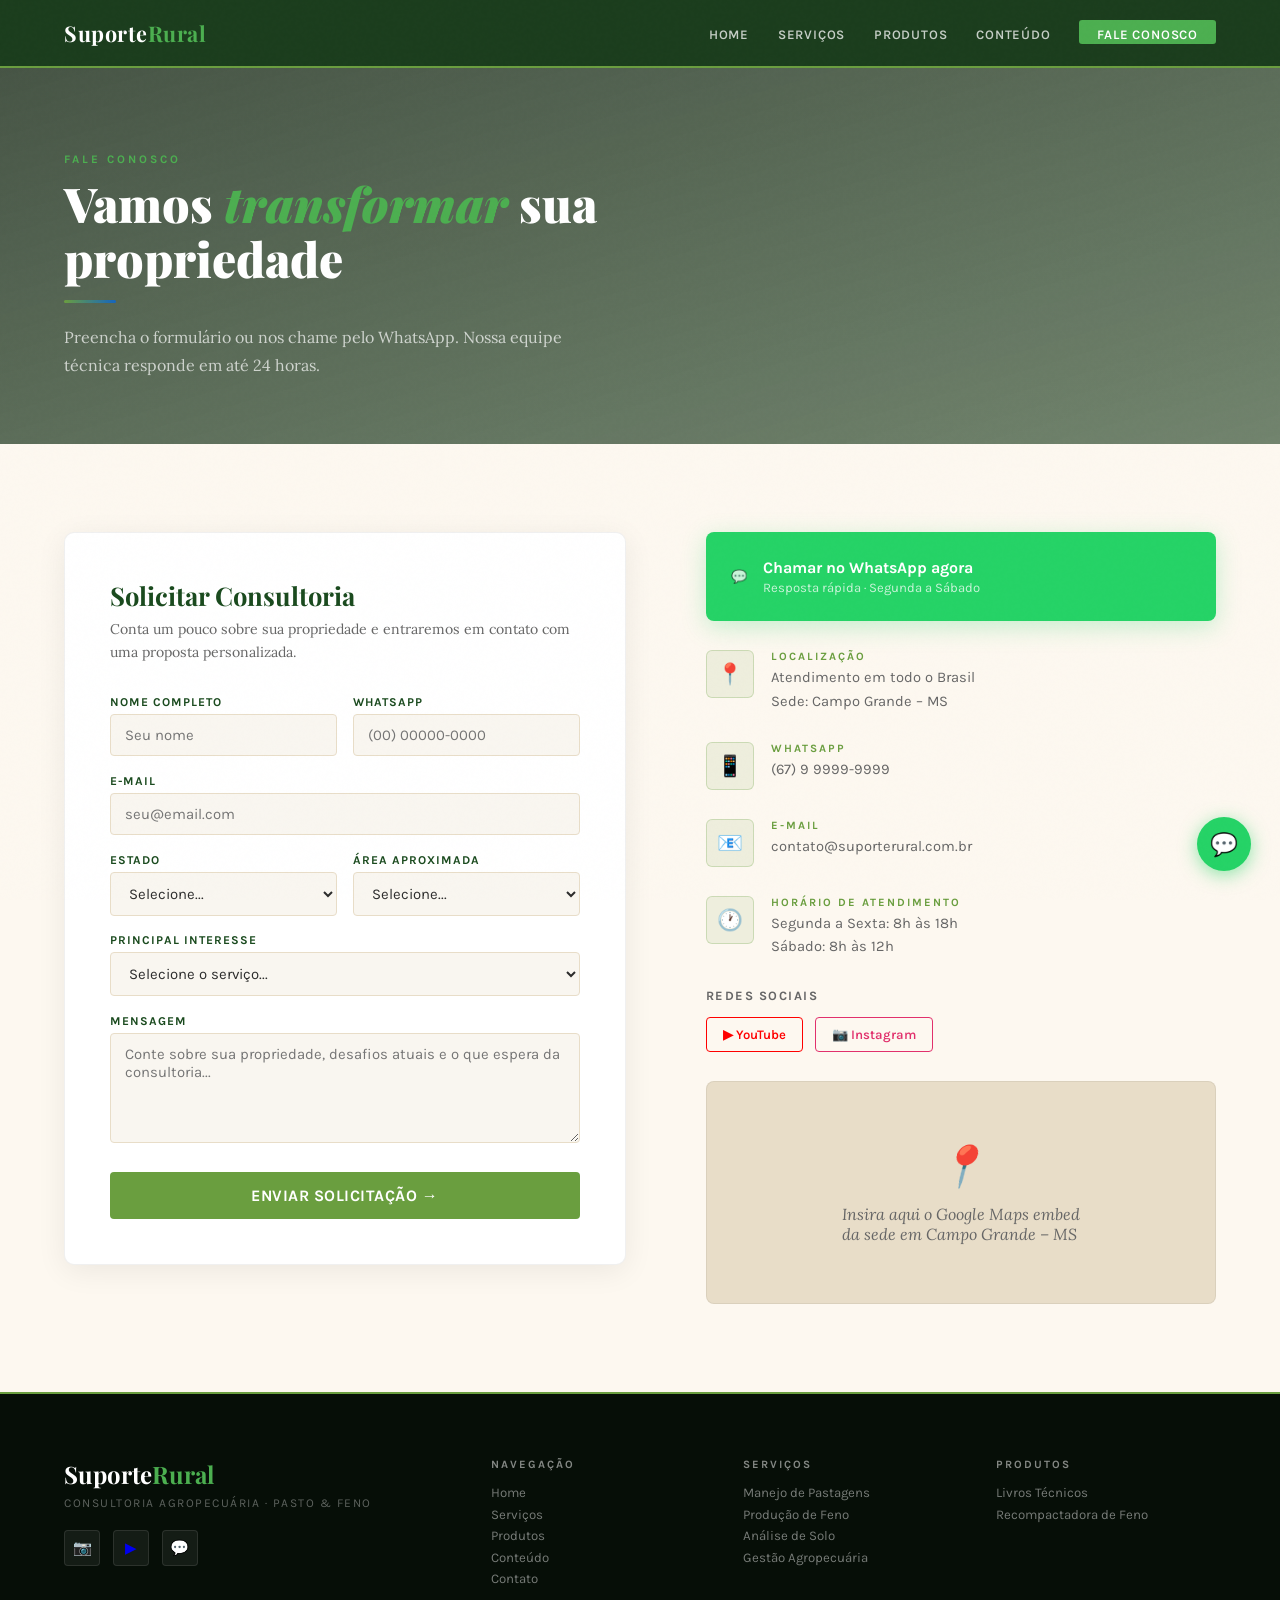
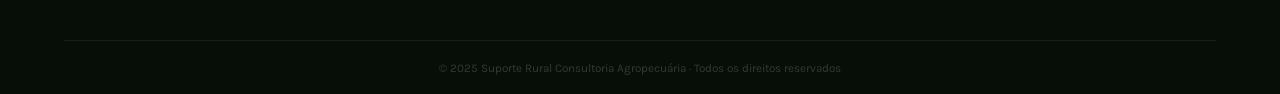
<file: contato.html>
<!DOCTYPE html>
<html lang="pt-BR">
<head>
  <meta charset="UTF-8"/>
  <meta name="viewport" content="width=device-width,initial-scale=1.0"/>
  <title>Contato — Suporte Rural</title>
  <link rel="stylesheet" href="sr_style.css"/>
  <style>
    /* ── CONTATO MAIN ── */
    #contato-main { padding:5.5rem 5%; background:var(--creme); }
    .contato-grid { display:grid; grid-template-columns:1.1fr 1fr; gap:5rem; max-width:1160px; margin:0 auto; align-items:start; }

    /* FORM */
    .form-card {
      background:var(--branco); border-radius:10px; padding:2.8rem;
      border:1px solid rgba(0,0,0,.06); box-shadow:0 6px 30px rgba(0,0,0,.07);
    }
    .form-card h2 { font-family:'Playfair Display',serif; font-size:1.6rem; color:var(--v-esc); margin-bottom:.4rem; }
    .form-card .sub { color:var(--cinza); font-size:.88rem; margin-bottom:2rem; font-family:'Lora',serif; line-height:1.6; }
    .form-group { margin-bottom:1.1rem; }
    .form-group label { display:block; color:var(--v-esc); font-size:.75rem; font-weight:700; letter-spacing:1px; text-transform:uppercase; margin-bottom:5px; }
    .form-group input, .form-group select, .form-group textarea {
      width:100%; background:#f9f6f0; border:1.5px solid var(--palha);
      border-radius:4px; padding:11px 14px; font-family:'Karla',sans-serif;
      font-size:.93rem; color:var(--texto); transition:border-color .2s; outline:none;
    }
    .form-group input:focus, .form-group select:focus, .form-group textarea:focus { border-color:var(--v-pas); background:#fff; }
    .form-group select { cursor:pointer; }
    .form-group textarea { min-height:110px; resize:vertical; }
    .form-row { display:grid; grid-template-columns:1fr 1fr; gap:1rem; }
    .btn-submit {
      width:100%; background:var(--v-pas); color:#fff; border:none;
      padding:14px; border-radius:4px; font-family:'Karla',sans-serif;
      font-size:1rem; font-weight:700; letter-spacing:.5px; cursor:pointer;
      transition:all .25s; margin-top:.5rem; text-transform:uppercase;
    }
    .btn-submit:hover { background:var(--v-cla); color:var(--v-esc); transform:translateY(-2px); box-shadow:0 8px 22px rgba(76,175,80,.35); }
    .btn-submit.sent { background:#25d366; }

    /* INFO */
    .info-panel { display:flex; flex-direction:column; gap:1.8rem; }
    .info-block { display:flex; align-items:flex-start; gap:1.1rem; }
    .info-icon-wrap {
      width:48px; height:48px; flex-shrink:0; border-radius:6px;
      background:rgba(106,158,63,.1); border:1px solid rgba(106,158,63,.25);
      display:flex; align-items:center; justify-content:center; font-size:1.3rem;
    }
    .info-block h4 { color:var(--v-pas); font-size:.7rem; font-weight:700; letter-spacing:2px; text-transform:uppercase; margin-bottom:3px; }
    .info-block p, .info-block a { color:var(--cinza); font-size:.92rem; text-decoration:none; transition:color .2s; line-height:1.6; }
    .info-block a:hover { color:var(--v-pas); }
    .wa-big {
      background:#25d366; color:#fff; border-radius:8px; padding:1.6rem;
      display:flex; align-items:center; gap:1rem; text-decoration:none;
      transition:all .3s; box-shadow:0 6px 24px rgba(37,211,102,.25);
    }
    .wa-big:hover { background:#1da851; transform:translateY(-3px); box-shadow:0 12px 36px rgba(37,211,102,.4); }
    .wa-big-icon { font-size:2.2rem; flex-shrink:0; }
    .wa-big strong { display:block; color:#fff; font-size:1rem; font-weight:700; }
    .wa-big span { color:rgba(255,255,255,.75); font-size:.82rem; }
    .social-row { display:flex; gap:.8rem; }
    .soc-btn {
      display:flex; align-items:center; gap:7px; padding:9px 16px;
      border-radius:4px; text-decoration:none; font-size:.82rem; font-weight:600;
      transition:all .25s; border:1.5px solid;
    }
    .soc-yt { border-color:#ff0000; color:#ff0000; }
    .soc-yt:hover { background:#ff0000; color:#fff; }
    .soc-ig { border-color:#e1306c; color:#e1306c; }
    .soc-ig:hover { background:#e1306c; color:#fff; }

    /* MAP EMBED PLACEHOLDER */
    .map-placeholder {
      background:var(--palha); border-radius:8px; aspect-ratio:16/7;
      display:flex; flex-direction:column; align-items:center; justify-content:center;
      gap:.8rem; border:1px solid rgba(0,0,0,.06);
      font-family:'Lora',serif; color:var(--cinza); font-style:italic;
    }
    .map-placeholder span { font-size:2.5rem; }

    @media(max-width:900px) {
      .contato-grid { grid-template-columns:1fr; gap:3rem; }
      .form-row { grid-template-columns:1fr; }
    }
  </style>
</head>
<body>

<!-- PAGE HERO -->
<div class="page-hero">
  <div class="page-hero-inner fi">
    <span class="tag">Fale Conosco</span>
    <h1 class="section-title light">Vamos <em>transformar</em> sua propriedade</h1>
    <div class="divider"></div>
    <p style="margin-top:1rem;">Preencha o formulário ou nos chame pelo WhatsApp. Nossa equipe técnica responde em até 24 horas.</p>
  </div>
</div>

<!-- CONTATO -->
<section id="contato-main">
  <div class="contato-grid">

    <!-- FORMULÁRIO -->
    <div class="form-card fi">
      <h2>Solicitar Consultoria</h2>
      <p class="sub">Conta um pouco sobre sua propriedade e entraremos em contato com uma proposta personalizada.</p>
      <form onsubmit="handleSubmit(event)">
        <div class="form-row">
          <div class="form-group">
            <label>Nome completo</label>
            <input type="text" placeholder="Seu nome" required/>
          </div>
          <div class="form-group">
            <label>WhatsApp</label>
            <input type="tel" placeholder="(00) 00000-0000" required/>
          </div>
        </div>
        <div class="form-group">
          <label>E-mail</label>
          <input type="email" placeholder="seu@email.com"/>
        </div>
        <div class="form-row">
          <div class="form-group">
            <label>Estado</label>
            <select>
              <option value="">Selecione...</option>
              <option>Mato Grosso do Sul</option>
              <option>Mato Grosso</option>
              <option>Goiás</option>
              <option>Minas Gerais</option>
              <option>São Paulo</option>
              <option>Paraná</option>
              <option>Pará</option>
              <option>Rondônia</option>
              <option>Tocantins</option>
              <option>Bahia</option>
              <option>Rio Grande do Sul</option>
              <option>Outro</option>
            </select>
          </div>
          <div class="form-group">
            <label>Área aproximada</label>
            <select>
              <option value="">Selecione...</option>
              <option>Até 50 ha</option>
              <option>50 a 200 ha</option>
              <option>200 a 500 ha</option>
              <option>500 a 1.000 ha</option>
              <option>Acima de 1.000 ha</option>
            </select>
          </div>
        </div>
        <div class="form-group">
          <label>Principal interesse</label>
          <select>
            <option value="">Selecione o serviço...</option>
            <option>Manejo de Pastagens</option>
            <option>Produção de Feno</option>
            <option>Análise de Solo</option>
            <option>Gestão Agropecuária</option>
            <option>Nutrição Animal</option>
            <option>Treinamento e Capacitação</option>
            <option>Recompactadora de Feno</option>
            <option>Outro</option>
          </select>
        </div>
        <div class="form-group">
          <label>Mensagem</label>
          <textarea placeholder="Conte sobre sua propriedade, desafios atuais e o que espera da consultoria..."></textarea>
        </div>
        <button type="submit" class="btn-submit" id="submit-btn">Enviar Solicitação →</button>
      </form>
    </div>

    <!-- INFO -->
    <div class="info-panel fi delay-1">
      <a href="https://wa.me/5567999999999" target="_blank" class="wa-big">
        <span class="wa-big-icon">💬</span>
        <div>
          <strong>Chamar no WhatsApp agora</strong>
          <span>Resposta rápida · Segunda a Sábado</span>
        </div>
      </a>

      <div class="info-block">
        <div class="info-icon-wrap">📍</div>
        <div><h4>Localização</h4><p>Atendimento em todo o Brasil<br>Sede: Campo Grande – MS</p></div>
      </div>
      <div class="info-block">
        <div class="info-icon-wrap">📱</div>
        <div><h4>WhatsApp</h4><a href="https://wa.me/5567999999999">(67) 9 9999-9999</a></div>
      </div>
      <div class="info-block">
        <div class="info-icon-wrap">📧</div>
        <div><h4>E-mail</h4><a href="mailto:contato@suporterural.com.br">contato@suporterural.com.br</a></div>
      </div>
      <div class="info-block">
        <div class="info-icon-wrap">🕐</div>
        <div><h4>Horário de Atendimento</h4><p>Segunda a Sexta: 8h às 18h<br>Sábado: 8h às 12h</p></div>
      </div>

      <div>
        <p style="color:var(--cinza);font-size:.8rem;font-weight:700;letter-spacing:1.5px;text-transform:uppercase;margin-bottom:.9rem;">Redes Sociais</p>
        <div class="social-row">
          <a href="https://youtube.com/@dicadoagronomo-suporterural" target="_blank" class="soc-btn soc-yt">▶ YouTube</a>
          <a href="https://instagram.com/suporteruralconsultoria" target="_blank" class="soc-btn soc-ig">📷 Instagram</a>
        </div>
      </div>

      <div class="map-placeholder">
        <span>📍</span>
        <p>Insira aqui o Google Maps embed<br>da sede em Campo Grande – MS</p>
      </div>
    </div>

  </div>
</section>

<script src="sr_shared.js"></script>
<script>
function handleSubmit(e) {
  e.preventDefault();
  const btn = document.getElementById('submit-btn');
  btn.textContent = '✓ Mensagem enviada com sucesso!';
  btn.classList.add('sent');
  btn.disabled = true;
  setTimeout(() => {
    btn.textContent = 'Enviar Solicitação →';
    btn.classList.remove('sent');
    btn.disabled = false;
    e.target.reset();
  }, 4000);
}
</script>
</body>
</html>
</file>
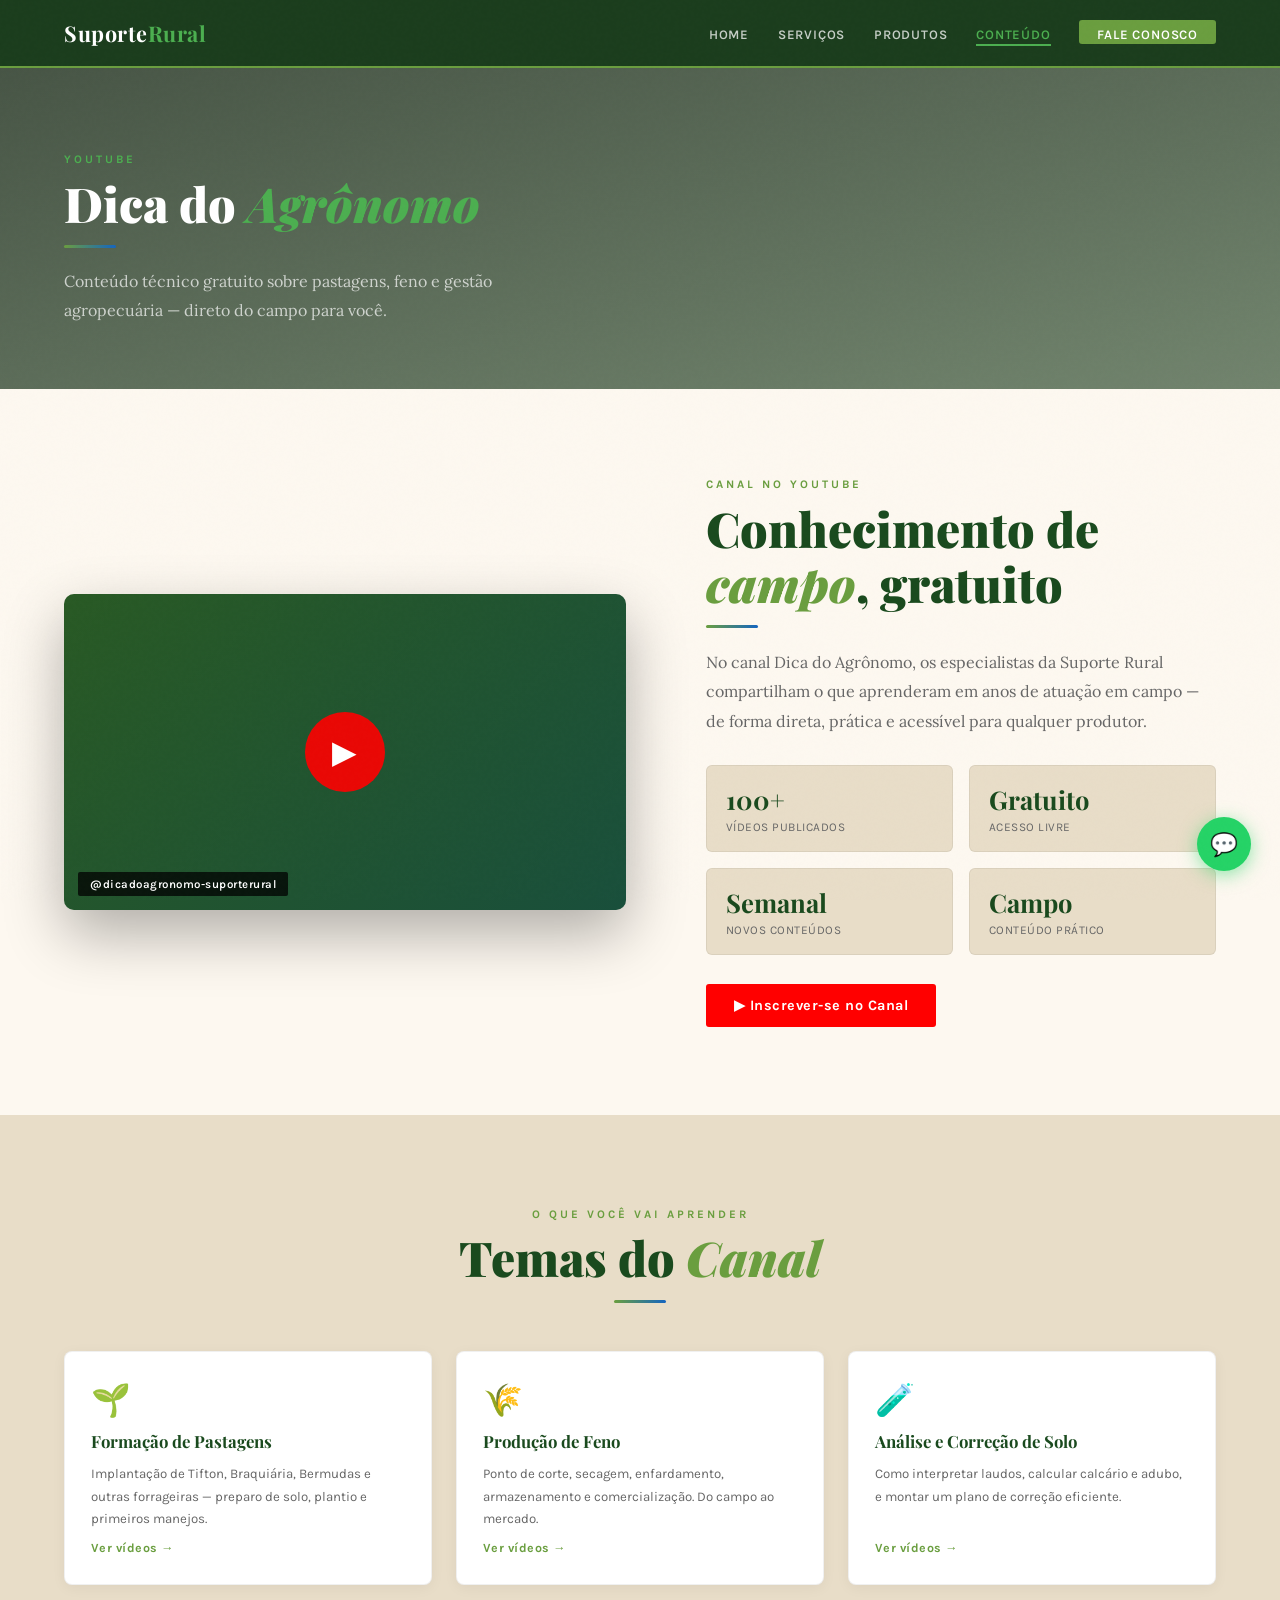
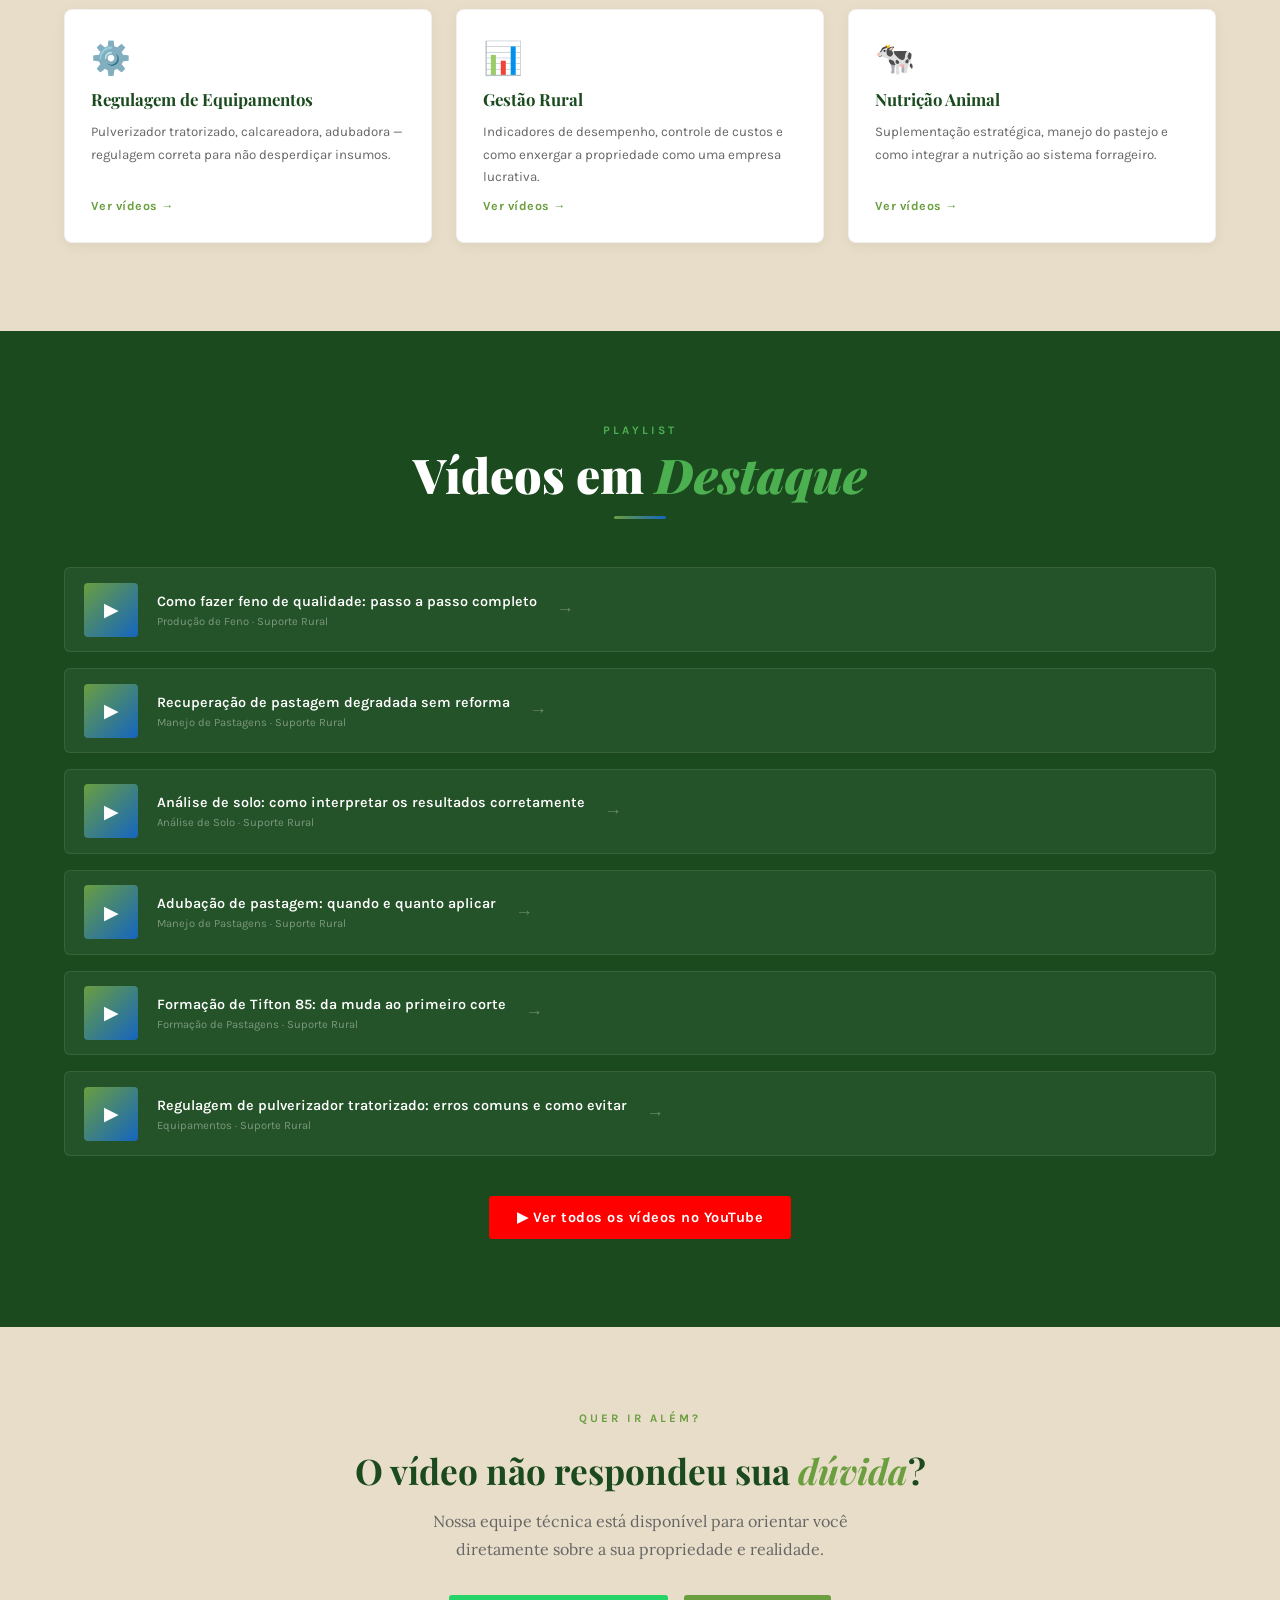
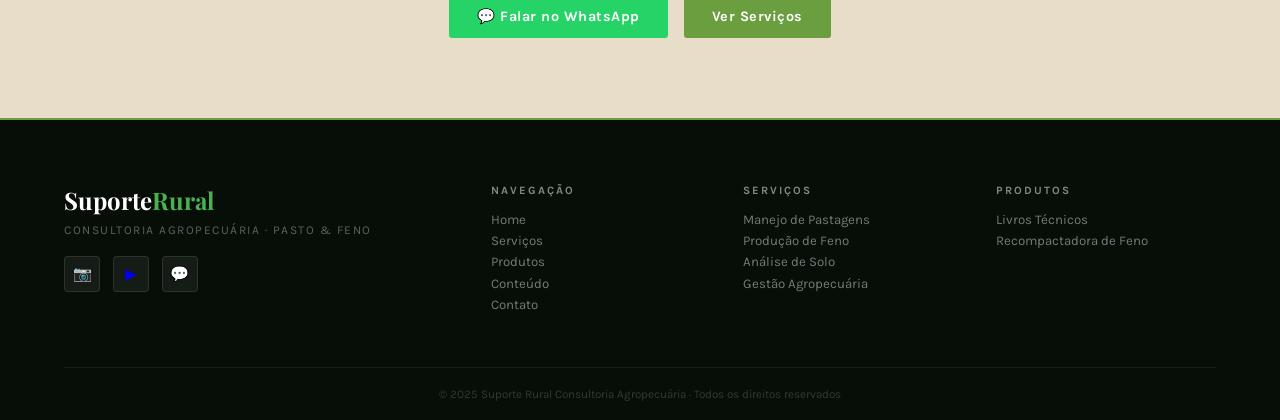
<file: conteudo.html>
<!DOCTYPE html>
<html lang="pt-BR">
<head>
  <meta charset="UTF-8"/>
  <meta name="viewport" content="width=device-width,initial-scale=1.0"/>
  <title>Conteúdo — Suporte Rural</title>
  <link rel="stylesheet" href="sr_style.css"/>
  <style>
    /* ── CANAL ── */
    #canal { padding:5.5rem 5%; background:var(--creme); }
    .canal-inner { display:grid; grid-template-columns:1.1fr 1fr; gap:5rem; align-items:center; max-width:1160px; margin:0 auto; }
    .canal-thumb {
      background:var(--v-esc); border-radius:10px; aspect-ratio:16/9;
      display:flex; align-items:center; justify-content:center;
      position:relative; overflow:hidden; text-decoration:none;
      box-shadow:0 24px 60px rgba(0,0,0,.3);
    }
    .canal-thumb::before { content:''; position:absolute; inset:0; background:linear-gradient(135deg,rgba(106,158,63,.18),rgba(21,101,192,.18)); }
    .play-circle {
      width:80px; height:80px; background:rgba(255,0,0,.9); border-radius:50%;
      display:flex; align-items:center; justify-content:center;
      font-size:2rem; color:#fff; position:relative; z-index:2;
      transition:transform .3s, background .3s;
    }
    .canal-thumb:hover .play-circle { transform:scale(1.12); background:#ff0000; }
    .canal-chip {
      position:absolute; bottom:14px; left:14px; z-index:3;
      background:rgba(0,0,0,.75); color:#fff; font-size:.72rem; font-weight:600;
      padding:5px 12px; border-radius:2px; letter-spacing:.5px;
    }
    .canal-text .tag { display:block; }
    .canal-text p { margin:1.2rem 0; }
    .canal-stats { display:grid; grid-template-columns:1fr 1fr; gap:1rem; margin:1.8rem 0; }
    .canal-stat {
      background:var(--palha); border-radius:6px; padding:1rem 1.2rem;
      border:1px solid rgba(0,0,0,.06);
    }
    .canal-stat strong { font-family:'Playfair Display',serif; font-size:1.6rem; color:var(--v-esc); display:block; }
    .canal-stat span { font-size:.74rem; color:var(--cinza); letter-spacing:.5px; text-transform:uppercase; }

    /* ── TEMAS ── */
    #temas { padding:5.5rem 5%; background:var(--palha); }
    .temas-grid { display:grid; grid-template-columns:repeat(3,1fr); gap:1.5rem; max-width:1160px; margin:0 auto; }
    .tema-card {
      background:var(--branco); border-radius:8px; padding:1.8rem 1.6rem;
      border:1px solid rgba(0,0,0,.06); box-shadow:0 3px 14px rgba(0,0,0,.05);
      transition:all .3s; text-decoration:none; display:flex; flex-direction:column; gap:.7rem;
    }
    .tema-card:hover { transform:translateY(-4px); box-shadow:0 14px 38px rgba(0,0,0,.1); }
    .tema-icon { font-size:2rem; }
    .tema-card h3 { font-family:'Playfair Display',serif; font-size:1.05rem; color:var(--v-esc); }
    .tema-card p { font-size:.83rem; color:var(--cinza); line-height:1.68; flex:1; }
    .tema-link { font-size:.78rem; font-weight:700; color:var(--v-pas); letter-spacing:.5px; }

    /* ── VÍDEOS RECENTES ── */
    #videos { padding:5.5rem 5%; background:var(--v-esc); }
    .videos-list { max-width:1160px; margin:0 auto; display:flex; flex-direction:column; gap:1rem; }
    .video-row {
      background:rgba(255,255,255,.05); border:1px solid rgba(255,255,255,.09);
      border-radius:6px; display:flex; align-items:center; gap:1.2rem;
      padding:.9rem 1.2rem; text-decoration:none; transition:all .25s;
    }
    .video-row:hover { background:rgba(255,255,255,.09); transform:translateX(5px); border-color:rgba(106,158,63,.35); }
    .video-icon {
      width:54px; height:54px; flex-shrink:0; border-radius:4px;
      background:linear-gradient(135deg,var(--v-pas),var(--az));
      display:flex; align-items:center; justify-content:center;
      font-size:1.2rem; color:#fff;
    }
    .video-title { font-weight:600; color:var(--branco); font-size:.9rem; line-height:1.4; flex:1; }
    .video-tag-lbl { font-size:.7rem; color:rgba(255,255,255,.4); margin-top:3px; }
    .video-arrow { color:rgba(255,255,255,.3); font-size:1.1rem; }

    /* ── CTA CONTEÚDO ── */
    #cta-conteudo { padding:5rem 5%; background:var(--palha); text-align:center; }
    #cta-conteudo h2 { font-family:'Playfair Display',serif; font-size:clamp(1.5rem,3vw,2.2rem); color:var(--v-esc); margin:.8rem 0; }
    #cta-conteudo p { color:var(--cinza); font-family:'Lora',serif; max-width:480px; margin:0 auto 2rem; line-height:1.75; }

    @media(max-width:900px) {
      .canal-inner { grid-template-columns:1fr; gap:2.5rem; }
      .temas-grid { grid-template-columns:1fr 1fr; }
    }
    @media(max-width:560px) {
      .temas-grid { grid-template-columns:1fr; }
      .canal-stats { grid-template-columns:1fr 1fr; }
    }
  </style>
</head>
<body>

<!-- PAGE HERO -->
<div class="page-hero">
  <div class="page-hero-inner fi">
    <span class="tag">YouTube</span>
    <h1 class="section-title light">Dica do <em>Agrônomo</em></h1>
    <div class="divider"></div>
    <p style="margin-top:1rem;">Conteúdo técnico gratuito sobre pastagens, feno e gestão agropecuária — direto do campo para você.</p>
  </div>
</div>

<!-- CANAL -->
<section id="canal">
  <div class="canal-inner">
    <a href="https://youtube.com/@dicadoagronomo-suporterural" target="_blank" class="canal-thumb fi">
      <div class="play-circle">▶</div>
      <div class="canal-chip">@dicadoagronomo-suporterural</div>
    </a>
    <div class="canal-text fi delay-1">
      <span class="tag">Canal no YouTube</span>
      <h2 class="section-title">Conhecimento de <em>campo</em>, gratuito</h2>
      <div class="divider"></div>
      <p class="lead" style="margin-top:1.2rem;">No canal Dica do Agrônomo, os especialistas da Suporte Rural compartilham o que aprenderam em anos de atuação em campo — de forma direta, prática e acessível para qualquer produtor.</p>
      <div class="canal-stats">
        <div class="canal-stat"><strong>100+</strong><span>Vídeos publicados</span></div>
        <div class="canal-stat"><strong>Gratuito</strong><span>Acesso livre</span></div>
        <div class="canal-stat"><strong>Semanal</strong><span>Novos conteúdos</span></div>
        <div class="canal-stat"><strong>Campo</strong><span>Conteúdo prático</span></div>
      </div>
      <a href="https://youtube.com/@dicadoagronomo-suporterural" target="_blank" class="btn btn-yt">▶ Inscrever-se no Canal</a>
    </div>
  </div>
</section>

<!-- TEMAS -->
<section id="temas">
  <div style="max-width:1160px;margin:0 auto;">
    <div style="text-align:center;margin-bottom:3rem;" class="fi">
      <span class="tag">O que você vai aprender</span>
      <h2 class="section-title">Temas do <em>Canal</em></h2>
      <div class="divider center"></div>
    </div>
    <div class="temas-grid">
      <a href="https://youtube.com/@dicadoagronomo-suporterural" target="_blank" class="tema-card fi">
        <span class="tema-icon">🌱</span>
        <h3>Formação de Pastagens</h3>
        <p>Implantação de Tifton, Braquiária, Bermudas e outras forrageiras — preparo de solo, plantio e primeiros manejos.</p>
        <span class="tema-link">Ver vídeos →</span>
      </a>
      <a href="https://youtube.com/@dicadoagronomo-suporterural" target="_blank" class="tema-card fi delay-1">
        <span class="tema-icon">🌾</span>
        <h3>Produção de Feno</h3>
        <p>Ponto de corte, secagem, enfardamento, armazenamento e comercialização. Do campo ao mercado.</p>
        <span class="tema-link">Ver vídeos →</span>
      </a>
      <a href="https://youtube.com/@dicadoagronomo-suporterural" target="_blank" class="tema-card fi delay-2">
        <span class="tema-icon">🧪</span>
        <h3>Análise e Correção de Solo</h3>
        <p>Como interpretar laudos, calcular calcário e adubo, e montar um plano de correção eficiente.</p>
        <span class="tema-link">Ver vídeos →</span>
      </a>
      <a href="https://youtube.com/@dicadoagronomo-suporterural" target="_blank" class="tema-card fi">
        <span class="tema-icon">⚙️</span>
        <h3>Regulagem de Equipamentos</h3>
        <p>Pulverizador tratorizado, calcareadora, adubadora — regulagem correta para não desperdiçar insumos.</p>
        <span class="tema-link">Ver vídeos →</span>
      </a>
      <a href="https://youtube.com/@dicadoagronomo-suporterural" target="_blank" class="tema-card fi delay-1">
        <span class="tema-icon">📊</span>
        <h3>Gestão Rural</h3>
        <p>Indicadores de desempenho, controle de custos e como enxergar a propriedade como uma empresa lucrativa.</p>
        <span class="tema-link">Ver vídeos →</span>
      </a>
      <a href="https://youtube.com/@dicadoagronomo-suporterural" target="_blank" class="tema-card fi delay-2">
        <span class="tema-icon">🐄</span>
        <h3>Nutrição Animal</h3>
        <p>Suplementação estratégica, manejo do pastejo e como integrar a nutrição ao sistema forrageiro.</p>
        <span class="tema-link">Ver vídeos →</span>
      </a>
    </div>
  </div>
</section>

<!-- VÍDEOS RECENTES -->
<section id="videos">
  <div style="max-width:1160px;margin:0 auto;">
    <div style="text-align:center;margin-bottom:3rem;" class="fi">
      <span class="tag" style="color:var(--v-cla);">Playlist</span>
      <h2 class="section-title light">Vídeos em <em>Destaque</em></h2>
      <div class="divider center"></div>
    </div>
    <div class="videos-list fi">
      <a href="https://youtube.com/@dicadoagronomo-suporterural" target="_blank" class="video-row">
        <div class="video-icon">▶</div>
        <div><div class="video-title">Como fazer feno de qualidade: passo a passo completo</div><div class="video-tag-lbl">Produção de Feno · Suporte Rural</div></div>
        <span class="video-arrow">→</span>
      </a>
      <a href="https://youtube.com/@dicadoagronomo-suporterural" target="_blank" class="video-row">
        <div class="video-icon">▶</div>
        <div><div class="video-title">Recuperação de pastagem degradada sem reforma</div><div class="video-tag-lbl">Manejo de Pastagens · Suporte Rural</div></div>
        <span class="video-arrow">→</span>
      </a>
      <a href="https://youtube.com/@dicadoagronomo-suporterural" target="_blank" class="video-row">
        <div class="video-icon">▶</div>
        <div><div class="video-title">Análise de solo: como interpretar os resultados corretamente</div><div class="video-tag-lbl">Análise de Solo · Suporte Rural</div></div>
        <span class="video-arrow">→</span>
      </a>
      <a href="https://youtube.com/@dicadoagronomo-suporterural" target="_blank" class="video-row">
        <div class="video-icon">▶</div>
        <div><div class="video-title">Adubação de pastagem: quando e quanto aplicar</div><div class="video-tag-lbl">Manejo de Pastagens · Suporte Rural</div></div>
        <span class="video-arrow">→</span>
      </a>
      <a href="https://youtube.com/@dicadoagronomo-suporterural" target="_blank" class="video-row">
        <div class="video-icon">▶</div>
        <div><div class="video-title">Formação de Tifton 85: da muda ao primeiro corte</div><div class="video-tag-lbl">Formação de Pastagens · Suporte Rural</div></div>
        <span class="video-arrow">→</span>
      </a>
      <a href="https://youtube.com/@dicadoagronomo-suporterural" target="_blank" class="video-row">
        <div class="video-icon">▶</div>
        <div><div class="video-title">Regulagem de pulverizador tratorizado: erros comuns e como evitar</div><div class="video-tag-lbl">Equipamentos · Suporte Rural</div></div>
        <span class="video-arrow">→</span>
      </a>
    </div>
    <div style="text-align:center;margin-top:2.5rem;" class="fi">
      <a href="https://youtube.com/@dicadoagronomo-suporterural" target="_blank" class="btn btn-yt">▶ Ver todos os vídeos no YouTube</a>
    </div>
  </div>
</section>

<!-- CTA -->
<section id="cta-conteudo">
  <span class="tag">Quer ir além?</span>
  <h2>O vídeo não respondeu sua <em style="color:var(--v-pas);font-style:italic;">dúvida</em>?</h2>
  <p>Nossa equipe técnica está disponível para orientar você diretamente sobre a sua propriedade e realidade.</p>
  <div style="display:flex;gap:1rem;justify-content:center;flex-wrap:wrap;">
    <a href="https://wa.me/5567999999999" target="_blank" class="btn btn-wa">💬 Falar no WhatsApp</a>
    <a href="servicos.html" class="btn btn-green">Ver Serviços</a>
  </div>
</section>

<script src="sr_shared.js"></script>
</body>
</html>
</file>
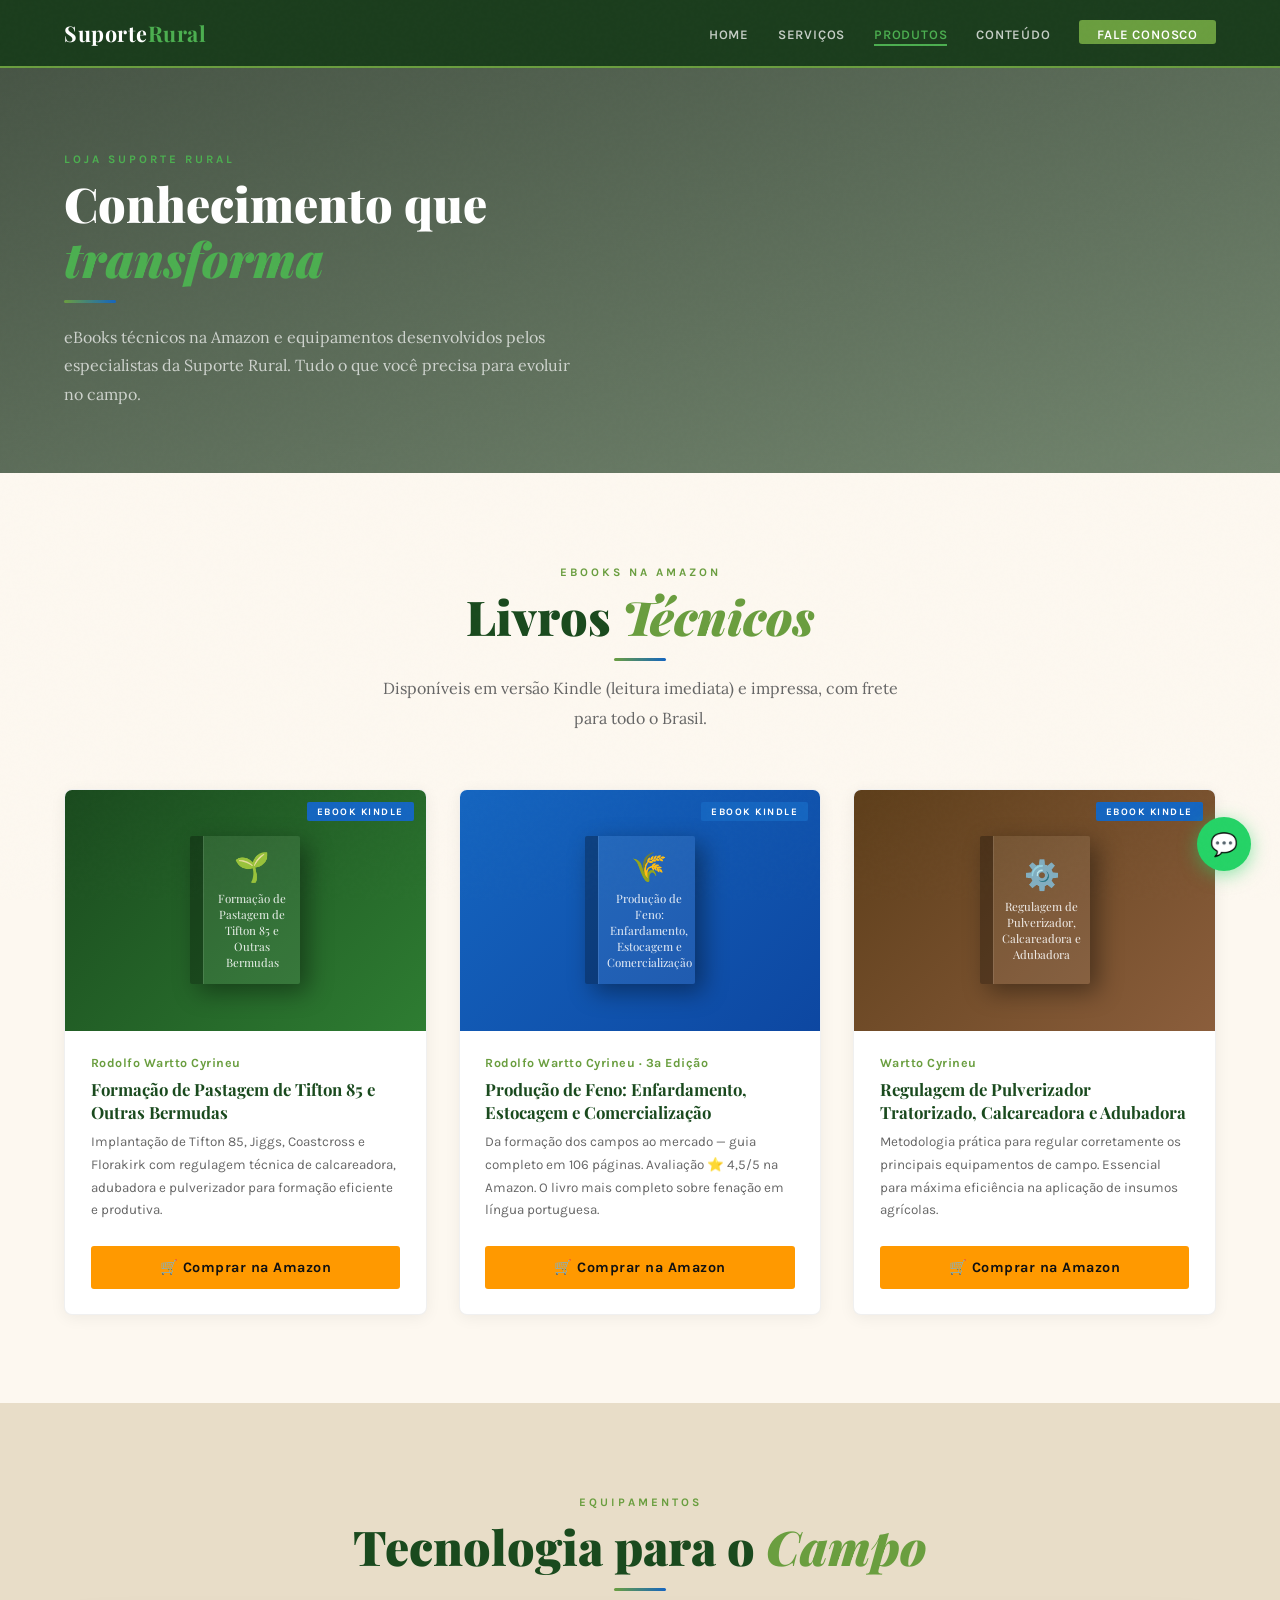
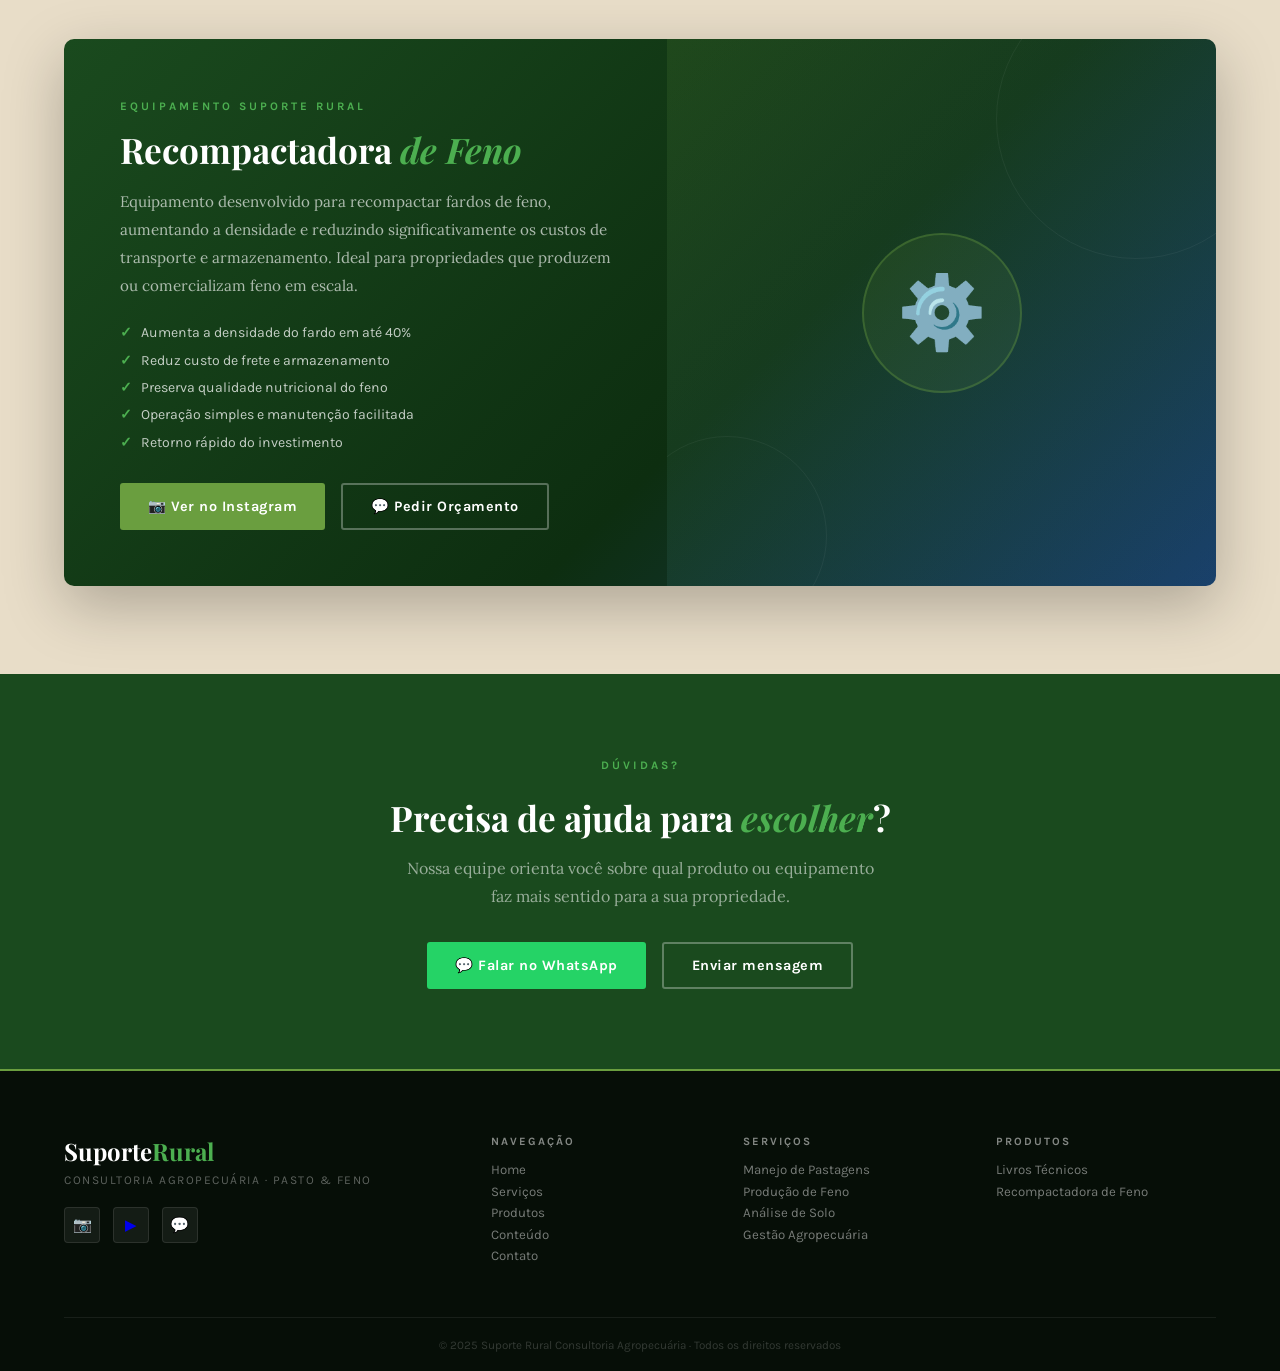
<file: produtos.html>
<!DOCTYPE html>
<html lang="pt-BR">
<head>
  <meta charset="UTF-8"/>
  <meta name="viewport" content="width=device-width,initial-scale=1.0"/>
  <title>Produtos — Suporte Rural</title>
  <link rel="stylesheet" href="sr_style.css"/>
  <style>
    /* ── LIVROS ── */
    #livros { padding:5.5rem 5%; background:var(--creme); }
    .livros-grid { display:grid; grid-template-columns:repeat(3,1fr); gap:2rem; max-width:1160px; margin:0 auto; }
    .livro-card {
      background:var(--branco); border-radius:8px; overflow:hidden;
      border:1px solid rgba(0,0,0,.06); box-shadow:0 3px 16px rgba(0,0,0,.06);
      display:flex; flex-direction:column; transition:all .3s;
    }
    .livro-card:hover { transform:translateY(-6px); box-shadow:0 20px 48px rgba(0,0,0,.11); }
    .livro-capa {
      aspect-ratio:3/2; display:flex; align-items:center; justify-content:center;
      padding:2rem; position:relative;
    }
    .livro-capa-1 { background:linear-gradient(135deg,#1a4a1e,#2e7d32); }
    .livro-capa-2 { background:linear-gradient(135deg,#1565c0,#0d47a1); }
    .livro-capa-3 { background:linear-gradient(135deg,#5d3e1a,#8b5e3c); }
    .livro-spine-wrap {
      display:flex; box-shadow:8px 8px 24px rgba(0,0,0,.4); border-radius:2px; overflow:hidden;
      width:110px; height:148px;
    }
    .l-spine { width:13px; background:rgba(0,0,0,.3); flex-shrink:0; }
    .l-face {
      flex:1; background:rgba(255,255,255,.07); border-left:1px solid rgba(255,255,255,.1);
      display:flex; flex-direction:column; align-items:center; justify-content:center; padding:10px 8px;
    }
    .l-face span { font-size:1.8rem; }
    .l-face p { font-family:'Playfair Display',serif; font-size:.72rem; color:rgba(255,255,255,.9); text-align:center; line-height:1.4; margin-top:7px; }
    .livro-badge {
      position:absolute; top:12px; right:12px; background:var(--az);
      color:#fff; font-size:.62rem; font-weight:700; letter-spacing:1.5px;
      text-transform:uppercase; padding:4px 10px; border-radius:2px;
    }
    .livro-info { padding:1.6rem; flex:1; display:flex; flex-direction:column; gap:.5rem; }
    .livro-info h3 { font-family:'Playfair Display',serif; font-size:1.05rem; color:var(--v-esc); line-height:1.35; }
    .livro-info .autor { color:var(--v-pas); font-size:.78rem; font-weight:700; letter-spacing:.5px; }
    .livro-info p { color:var(--cinza); font-size:.84rem; line-height:1.68; flex:1; }
    .livro-footer { margin-top:1rem; }

    /* ── RECOMPACTADORA ── */
    #recompactadora { padding:5.5rem 5%; background:var(--palha); }
    .recomp-inner { max-width:1160px; margin:0 auto; }
    .recomp-card {
      background:linear-gradient(135deg,var(--v-esc) 0%,#0d2e10 60%,#1a3a5c 100%);
      border-radius:10px; overflow:hidden;
      display:grid; grid-template-columns:1.1fr 1fr;
      box-shadow:0 20px 60px rgba(0,0,0,.25);
    }
    .recomp-text { padding:3.5rem; }
    .recomp-text .tag { color:var(--v-cla); margin-bottom:1rem; }
    .recomp-text h2 { font-family:'Playfair Display',serif; font-size:clamp(1.6rem,3vw,2.2rem); color:#fff; line-height:1.2; margin-bottom:1rem; }
    .recomp-text h2 em { color:var(--v-cla); font-style:italic; }
    .recomp-text p { color:rgba(255,255,255,.65); font-family:'Lora',serif; line-height:1.85; margin-bottom:1.5rem; font-size:.95rem; }
    .recomp-features { list-style:none; margin-bottom:2rem; }
    .recomp-features li { display:flex; align-items:center; gap:9px; color:rgba(255,255,255,.75); font-size:.88rem; margin-bottom:.65rem; }
    .recomp-features li::before { content:'✓'; color:var(--v-cla); font-weight:700; flex-shrink:0; }
    .recomp-btns { display:flex; gap:1rem; flex-wrap:wrap; }
    .btn-ghost-white { background:transparent; color:#fff; border:2px solid rgba(255,255,255,.3); }
    .btn-ghost-white:hover { border-color:var(--v-cla); color:var(--v-cla); }
    .recomp-visual {
      background:linear-gradient(135deg,rgba(106,158,63,.15),rgba(21,101,192,.15));
      display:flex; align-items:center; justify-content:center; padding:3rem;
      position:relative; overflow:hidden;
    }
    .recomp-visual::before, .recomp-visual::after {
      content:''; position:absolute; border-radius:50%; border:1px solid rgba(255,255,255,.05);
    }
    .recomp-visual::before { width:280px; height:280px; top:-60px; right:-60px; }
    .recomp-visual::after  { width:200px; height:200px; bottom:-50px; left:-40px; }
    .recomp-icon-wrap {
      width:160px; height:160px; border-radius:50%;
      background:rgba(106,158,63,.12); border:2px solid rgba(106,158,63,.35);
      display:flex; align-items:center; justify-content:center; font-size:4.5rem;
      animation:waPulse 3s ease-in-out infinite; position:relative; z-index:2;
    }

    /* ── CTA produtos ── */
    #cta-prod { padding:5rem 5%; background:var(--v-esc); text-align:center; }
    #cta-prod h2 { font-family:'Playfair Display',serif; font-size:clamp(1.5rem,3vw,2.2rem); color:#fff; margin:.8rem 0; }
    #cta-prod p { color:rgba(255,255,255,.55); font-family:'Lora',serif; max-width:480px; margin:0 auto 2rem; line-height:1.75; }

    @media(max-width:900px) {
      .livros-grid { grid-template-columns:1fr; }
      .recomp-card { grid-template-columns:1fr; }
      .recomp-visual { min-height:240px; }
    }
  </style>
</head>
<body>

<!-- PAGE HERO -->
<div class="page-hero">
  <div class="page-hero-inner fi">
    <span class="tag">Loja Suporte Rural</span>
    <h1 class="section-title light">Conhecimento que <em>transforma</em></h1>
    <div class="divider"></div>
    <p style="margin-top:1rem;">eBooks técnicos na Amazon e equipamentos desenvolvidos pelos especialistas da Suporte Rural. Tudo o que você precisa para evoluir no campo.</p>
  </div>
</div>

<!-- LIVROS -->
<section id="livros">
  <div style="max-width:1160px;margin:0 auto;">
    <div style="text-align:center;margin-bottom:3.5rem;" class="fi">
      <span class="tag">eBooks na Amazon</span>
      <h2 class="section-title">Livros <em>Técnicos</em></h2>
      <div class="divider center"></div>
      <p class="lead" style="max-width:520px;margin:.8rem auto 0;">Disponíveis em versão Kindle (leitura imediata) e impressa, com frete para todo o Brasil.</p>
    </div>
    <div class="livros-grid">

      <div class="livro-card fi">
        <div class="livro-capa livro-capa-1">
          <div class="livro-badge">eBook Kindle</div>
          <div class="livro-spine-wrap">
            <div class="l-spine"></div>
            <div class="l-face"><span>🌱</span><p>Formação de Pastagem de Tifton 85 e Outras Bermudas</p></div>
          </div>
        </div>
        <div class="livro-info">
          <div class="autor">Rodolfo Wartto Cyrineu</div>
          <h3>Formação de Pastagem de Tifton 85 e Outras Bermudas</h3>
          <p>Implantação de Tifton 85, Jiggs, Coastcross e Florakirk com regulagem técnica de calcareadora, adubadora e pulverizador para formação eficiente e produtiva.</p>
          <div class="livro-footer">
            <a href="https://www.amazon.com.br/Forma%C3%A7%C3%A3o-pastagem-Tifton-outras-bermudas-ebook/dp/B0CDCP9GQ6/" target="_blank" class="btn btn-amazon btn-full">🛒 Comprar na Amazon</a>
          </div>
        </div>
      </div>

      <div class="livro-card fi delay-1">
        <div class="livro-capa livro-capa-2">
          <div class="livro-badge">eBook Kindle</div>
          <div class="livro-spine-wrap">
            <div class="l-spine"></div>
            <div class="l-face"><span>🌾</span><p>Produção de Feno: Enfardamento, Estocagem e Comercialização</p></div>
          </div>
        </div>
        <div class="livro-info">
          <div class="autor">Rodolfo Wartto Cyrineu · 3ª Edição</div>
          <h3>Produção de Feno: Enfardamento, Estocagem e Comercialização</h3>
          <p>Da formação dos campos ao mercado — guia completo em 106 páginas. Avaliação ⭐ 4,5/5 na Amazon. O livro mais completo sobre fenação em língua portuguesa.</p>
          <div class="livro-footer">
            <a href="https://www.amazon.com.br/Produ%C3%A7%C3%A3o-Feno-enfardamento-estocagem-comercializa%C3%A7%C3%A3o-ebook/dp/B0CD2L3V8G/" target="_blank" class="btn btn-amazon btn-full">🛒 Comprar na Amazon</a>
          </div>
        </div>
      </div>

      <div class="livro-card fi delay-2">
        <div class="livro-capa livro-capa-3">
          <div class="livro-badge">eBook Kindle</div>
          <div class="livro-spine-wrap">
            <div class="l-spine"></div>
            <div class="l-face"><span>⚙️</span><p>Regulagem de Pulverizador, Calcareadora e Adubadora</p></div>
          </div>
        </div>
        <div class="livro-info">
          <div class="autor">Wartto Cyrineu</div>
          <h3>Regulagem de Pulverizador Tratorizado, Calcareadora e Adubadora</h3>
          <p>Metodologia prática para regular corretamente os principais equipamentos de campo. Essencial para máxima eficiência na aplicação de insumos agrícolas.</p>
          <div class="livro-footer">
            <a href="https://www.amazon.com.br/Regulagem-pulverizador-tratorizado-calcareadora-adubadora-ebook/dp/B09VRYMX3Y/" target="_blank" class="btn btn-amazon btn-full">🛒 Comprar na Amazon</a>
          </div>
        </div>
      </div>

    </div>
  </div>
</section>

<!-- RECOMPACTADORA -->
<section id="recompactadora">
  <div class="recomp-inner">
    <div style="text-align:center;margin-bottom:3rem;" class="fi">
      <span class="tag">Equipamentos</span>
      <h2 class="section-title">Tecnologia para o <em>Campo</em></h2>
      <div class="divider center"></div>
    </div>
    <div class="recomp-card fi">
      <div class="recomp-text">
        <span class="tag">Equipamento Suporte Rural</span>
        <h2>Recompactadora <em>de Feno</em></h2>
        <p>Equipamento desenvolvido para recompactar fardos de feno, aumentando a densidade e reduzindo significativamente os custos de transporte e armazenamento. Ideal para propriedades que produzem ou comercializam feno em escala.</p>
        <ul class="recomp-features">
          <li>Aumenta a densidade do fardo em até 40%</li>
          <li>Reduz custo de frete e armazenamento</li>
          <li>Preserva qualidade nutricional do feno</li>
          <li>Operação simples e manutenção facilitada</li>
          <li>Retorno rápido do investimento</li>
        </ul>
        <div class="recomp-btns">
          <a href="https://www.instagram.com/p/DDz87GHyxri/" target="_blank" class="btn btn-green">📷 Ver no Instagram</a>
          <a href="https://wa.me/5567999999999?text=Olá!%20Tenho%20interesse%20na%20Recompactadora%20de%20Feno" target="_blank" class="btn btn-ghost-white">💬 Pedir Orçamento</a>
        </div>
      </div>
      <div class="recomp-visual">
        <div class="recomp-icon-wrap">⚙️</div>
      </div>
    </div>
  </div>
</section>

<!-- CTA -->
<section id="cta-prod">
  <span class="tag" style="color:var(--v-cla);">Dúvidas?</span>
  <h2>Precisa de ajuda para <em style="color:var(--v-cla);font-style:italic;">escolher</em>?</h2>
  <p>Nossa equipe orienta você sobre qual produto ou equipamento faz mais sentido para a sua propriedade.</p>
  <div style="display:flex;gap:1rem;justify-content:center;flex-wrap:wrap;">
    <a href="https://wa.me/5567999999999" target="_blank" class="btn btn-wa">💬 Falar no WhatsApp</a>
    <a href="contato.html" class="btn btn-outline" style="border-color:rgba(255,255,255,.3);color:#fff;">Enviar mensagem</a>
  </div>
</section>

<script src="sr_shared.js"></script>
</body>
</html>
</file>
<file: sr_style.css>
/* ═══════════════════════════════════════════
   SUPORTE RURAL — Shared Styles
   Rústico / Campo · Verde + Azul + Palha
═══════════════════════════════════════════ */

@import url('https://fonts.googleapis.com/css2?family=Playfair+Display:ital,wght@0,700;0,900;1,700&family=Lora:ital,wght@0,400;0,600;1,400&family=Karla:wght@400;500;600;700&display=swap');

:root {
  --v-esc:   #1a4a1e;
  --v-med:   #2e7d32;
  --v-cla:   #4caf50;
  --v-pas:   #6a9e3f;
  --az:      #1565c0;
  --az-cla:  #2196f3;
  --terra:   #8b5e3c;
  --palha:   #e8ddc8;
  --creme:   #fdf8f0;
  --branco:  #ffffff;
  --texto:   #2c2c2c;
  --cinza:   #666;
  --nav-h:   68px;
}

*, *::before, *::after { margin:0; padding:0; box-sizing:border-box; }
html { scroll-behavior:smooth; font-size:16px; }

body {
  font-family: 'Karla', sans-serif;
  background: var(--creme);
  color: var(--texto);
  overflow-x: hidden;
  padding-top: var(--nav-h);
}

/* grain texture */
body::after {
  content:'';
  position:fixed; inset:0; pointer-events:none; z-index:9999;
  background-image: url("data:image/svg+xml,%3Csvg viewBox='0 0 256 256' xmlns='http://www.w3.org/2000/svg'%3E%3Cfilter id='noise'%3E%3CfeTurbulence type='fractalNoise' baseFrequency='0.9' numOctaves='4' stitchTiles='stitch'/%3E%3C/filter%3E%3Crect width='100%25' height='100%25' filter='url(%23noise)' opacity='0.03'/%3E%3C/svg%3E");
  opacity:.4;
}

/* ── NAV ── */
#sr-nav {
  position:fixed; top:0; left:0; width:100%; height:var(--nav-h);
  background:rgba(20,55,22,0.97); backdrop-filter:blur(10px);
  border-bottom:2px solid var(--v-pas);
  display:flex; align-items:center; justify-content:space-between;
  padding:0 5%; z-index:1000;
  transition: background .3s;
}
.nav-logo {
  font-family:'Playfair Display',serif; font-size:1.35rem;
  color:var(--branco); text-decoration:none; letter-spacing:.5px; font-weight:700;
}
.nav-logo span { color:var(--v-cla); }

.nav-links { display:flex; gap:1.8rem; list-style:none; align-items:center; }
.nav-links a {
  color:rgba(255,255,255,.75); text-decoration:none;
  font-size:.82rem; font-weight:600; letter-spacing:.8px; text-transform:uppercase;
  transition:color .2s; position:relative; padding-bottom:2px;
}
.nav-links a::after {
  content:''; position:absolute; bottom:-2px; left:0; width:0; height:2px;
  background:var(--v-cla); transition:width .25s;
}
.nav-links a:hover, .nav-links a.active { color:var(--v-cla); }
.nav-links a:hover::after, .nav-links a.active::after { width:100%; }
.nav-cta {
  background:var(--v-pas) !important; color:var(--branco) !important;
  padding:7px 18px; border-radius:3px; transition:background .2s !important;
}
.nav-cta::after { display:none !important; }
.nav-cta:hover { background:var(--v-cla) !important; color:var(--v-esc) !important; }
.nav-cta.active { background:var(--v-cla) !important; }

.nav-toggle {
  display:none; flex-direction:column; gap:5px; cursor:pointer;
  background:none; border:none; padding:4px;
}
.nav-toggle span {
  display:block; width:24px; height:2px; background:var(--branco);
  transition:all .3s; border-radius:2px;
}
#sr-nav.open .nav-links {
  display:flex; flex-direction:column; position:absolute;
  top:var(--nav-h); left:0; width:100%; background:rgba(20,55,22,.98);
  padding:1.5rem 5%; gap:1rem; border-bottom:2px solid var(--v-pas);
}

/* ── HELPERS ── */
.container { max-width:1160px; margin:0 auto; padding:0 5%; }
.section-pad { padding:6rem 5%; }
.section-pad-sm { padding:4rem 5%; }

.tag {
  display:inline-block; color:var(--v-pas);
  font-size:.72rem; font-weight:700; letter-spacing:3px; text-transform:uppercase;
  margin-bottom:.6rem;
}
.section-title {
  font-family:'Playfair Display',serif; font-weight:900;
  font-size:clamp(1.9rem,4vw,3rem); color:var(--v-esc); line-height:1.15;
}
.section-title em { font-style:italic; color:var(--v-pas); }
.section-title.light { color:var(--branco); }
.section-title.light em { color:var(--v-cla); }

.divider {
  width:52px; height:3px; margin:.9rem 0 0;
  background:linear-gradient(to right, var(--v-pas), var(--az));
  border-radius:2px;
}
.divider.center { margin:.9rem auto 0; }

.lora { font-family:'Lora',serif; }
.lead { font-family:'Lora',serif; font-size:1rem; line-height:1.85; color:var(--cinza); }

/* ── BUTTONS ── */
.btn {
  display:inline-flex; align-items:center; gap:8px;
  padding:13px 28px; border-radius:3px; font-family:'Karla',sans-serif;
  font-weight:700; font-size:.9rem; letter-spacing:.5px; text-decoration:none;
  transition:all .25s; cursor:pointer; border:none;
}
.btn-green { background:var(--v-pas); color:var(--branco); }
.btn-green:hover { background:var(--v-cla); color:var(--v-esc); transform:translateY(-2px); box-shadow:0 8px 24px rgba(76,175,80,.35); }
.btn-outline { background:transparent; color:var(--branco); border:2px solid rgba(255,255,255,.4); }
.btn-outline:hover { border-color:var(--v-cla); color:var(--v-cla); }
.btn-wa { background:#25d366; color:var(--branco); }
.btn-wa:hover { background:#1da851; transform:translateY(-2px); box-shadow:0 8px 24px rgba(37,211,102,.4); }
.btn-amazon { background:#ff9900; color:#111; }
.btn-amazon:hover { background:#e88900; transform:translateY(-2px); box-shadow:0 6px 18px rgba(255,153,0,.35); }
.btn-yt { background:#ff0000; color:var(--branco); }
.btn-yt:hover { background:#cc0000; transform:translateY(-2px); box-shadow:0 6px 18px rgba(255,0,0,.3); }
.btn-full { width:100%; justify-content:center; }

/* ── CARDS ── */
.card {
  background:var(--branco); border-radius:6px;
  border:1px solid rgba(0,0,0,.06);
  box-shadow:0 3px 16px rgba(0,0,0,.06);
  transition:transform .3s, box-shadow .3s;
}
.card:hover { transform:translateY(-5px); box-shadow:0 16px 40px rgba(0,0,0,.1); }

/* ── FADE IN ── */
.fi { opacity:0; transform:translateY(28px); transition:opacity .65s ease, transform .65s ease; }
.fi.visible { opacity:1; transform:translateY(0); }
.fi.delay-1 { transition-delay:.1s; }
.fi.delay-2 { transition-delay:.2s; }
.fi.delay-3 { transition-delay:.3s; }
.fi.delay-4 { transition-delay:.4s; }

/* ── GRID HELPERS ── */
.grid-2 { display:grid; grid-template-columns:1fr 1fr; gap:2rem; }
.grid-3 { display:grid; grid-template-columns:repeat(3,1fr); gap:2rem; }
.grid-4 { display:grid; grid-template-columns:repeat(4,1fr); gap:1.5rem; }

/* ── STATS STRIP ── */
.stats-strip {
  background:var(--v-esc); border-top:3px solid var(--v-pas); border-bottom:3px solid var(--v-pas);
  display:grid; grid-template-columns:repeat(4,1fr);
}
.stat-item {
  text-align:center; padding:2rem 1rem;
  border-right:1px solid rgba(255,255,255,.08);
}
.stat-item:last-child { border-right:none; }
.stat-num {
  font-family:'Playfair Display',serif; font-size:2.6rem; font-weight:900;
  color:var(--v-cla); line-height:1;
}
.stat-label { color:var(--palha); font-size:.74rem; letter-spacing:1.5px; text-transform:uppercase; margin-top:4px; }

/* ── FOOTER ── */
footer {
  background:#060e07;
  border-top:2px solid var(--v-pas);
  padding:4rem 5% 0;
}
.footer-inner {
  display:grid; grid-template-columns:1fr 2fr;
  gap:4rem; padding-bottom:3rem;
  border-bottom:1px solid rgba(255,255,255,.07);
}
.footer-logo {
  font-family:'Playfair Display',serif; font-size:1.5rem;
  color:var(--branco); font-weight:700; margin-bottom:.4rem;
}
.footer-logo span { color:var(--v-cla); }
.footer-tagline { color:rgba(255,255,255,.35); font-size:.75rem; letter-spacing:1.5px; text-transform:uppercase; margin-bottom:1.2rem; }
.footer-social { display:flex; gap:.8rem; }
.footer-social a {
  width:36px; height:36px; background:rgba(255,255,255,.06);
  border:1px solid rgba(255,255,255,.1); border-radius:4px;
  display:flex; align-items:center; justify-content:center;
  text-decoration:none; font-size:.95rem; transition:all .2s;
}
.footer-social a:hover { background:var(--v-pas); border-color:var(--v-pas); }
.footer-nav { display:grid; grid-template-columns:repeat(3,1fr); gap:2rem; }
.footer-col h5 { color:rgba(255,255,255,.5); font-size:.7rem; letter-spacing:2px; text-transform:uppercase; margin-bottom:.9rem; }
.footer-col a { display:block; color:rgba(255,255,255,.45); font-size:.83rem; text-decoration:none; margin-bottom:.4rem; transition:color .2s; }
.footer-col a:hover { color:var(--v-cla); }
.footer-bottom { text-align:center; padding:1.2rem 0; color:rgba(255,255,255,.18); font-size:.73rem; }

/* ── FLOAT WA ── */
.float-wa {
  position:fixed; bottom:1.8rem; right:1.8rem; z-index:998;
  width:54px; height:54px; background:#25d366; color:white;
  border-radius:50%; display:flex; align-items:center; justify-content:center;
  font-size:1.4rem; text-decoration:none;
  box-shadow:0 4px 18px rgba(37,211,102,.5);
  animation:waPulse 2.5s ease-in-out infinite;
  transition:transform .2s;
}
.float-wa:hover { transform:scale(1.1); }
@keyframes waPulse {
  0%,100% { box-shadow:0 4px 18px rgba(37,211,102,.5); }
  50% { box-shadow:0 4px 30px rgba(37,211,102,.8); }
}

/* ── FAQ ── */
.faq-item {
  background:var(--branco); border-radius:6px;
  border:1px solid rgba(106,158,63,.18);
  box-shadow:0 2px 10px rgba(0,0,0,.04); overflow:hidden; margin-bottom:.7rem;
}
.faq-q {
  width:100%; text-align:left; background:none; border:none;
  padding:1.15rem 1.5rem; font-family:'Karla',sans-serif;
  font-size:.97rem; font-weight:700; color:var(--v-esc);
  cursor:pointer; display:flex; justify-content:space-between; align-items:center; gap:1rem;
  transition:background .2s;
}
.faq-q:hover { background:rgba(106,158,63,.05); }
.faq-q.open { color:var(--v-pas); background:rgba(106,158,63,.05); }
.faq-icon { font-size:1.4rem; color:var(--v-pas); flex-shrink:0; font-weight:300; transition:transform .3s; }
.faq-q.open .faq-icon { transform:rotate(45deg); }
.faq-a { max-height:0; overflow:hidden; transition:max-height .35s ease, padding .3s ease; padding:0 1.5rem; }
.faq-a.open { max-height:220px; padding:0 1.5rem 1.2rem; }
.faq-a p { color:var(--cinza); font-family:'Lora',serif; font-size:.92rem; line-height:1.8; }

/* ── PAGE HERO (inner pages) ── */
.page-hero {
  background: linear-gradient(to bottom right, rgba(10,30,12,.75), rgba(20,55,22,.6)),
              url('https://images.unsplash.com/photo-1500382017468-9049fed747ef?w=1600&q=80') center/cover no-repeat;
  padding:5rem 5% 4rem;
  position:relative;
}
.page-hero-inner { max-width:680px; }
.page-hero .tag { color:var(--v-cla); }
.page-hero .section-title { color:var(--branco); }
.page-hero .divider { margin:.9rem 0 1.2rem; }
.page-hero p { color:rgba(255,255,255,.7); font-family:'Lora',serif; line-height:1.8; max-width:520px; }

/* ── BEFORE/AFTER ── */
.ad-wrap { position:relative; aspect-ratio:4/3; overflow:hidden; border-radius:6px 6px 0 0; }
.ad-wrap img { width:100%; height:100%; object-fit:cover; transition:opacity .3s; }
.ad-lbl {
  position:absolute; top:10px; left:10px; z-index:2;
  padding:3px 11px; border-radius:2px; font-size:.65rem; font-weight:700;
  letter-spacing:1.5px; text-transform:uppercase;
}
.ad-before-lbl { background:#c62828; color:#fff; }
.ad-after-lbl  { background:var(--v-pas); color:#fff; display:none; }
.ad-btn {
  position:absolute; bottom:10px; right:10px; z-index:3;
  background:rgba(0,0,0,.6); color:#fff; border:none;
  padding:5px 12px; border-radius:2px; font-size:.75rem; font-weight:600;
  cursor:pointer; transition:background .2s;
}
.ad-btn:hover { background:var(--v-pas); }

/* ── RESPONSIVE ── */
@media (max-width:900px) {
  .grid-2, .grid-3, .grid-4 { grid-template-columns:1fr; }
  .stats-strip { grid-template-columns:repeat(2,1fr); }
  .footer-inner { grid-template-columns:1fr; gap:2rem; }
  .footer-nav { grid-template-columns:repeat(2,1fr); }
  .nav-toggle { display:flex; }
  .nav-links { display:none; }
}
@media (max-width:560px) {
  .stats-strip { grid-template-columns:1fr 1fr; }
  .stat-item { border-right:none; border-bottom:1px solid rgba(255,255,255,.07); }
  .footer-nav { grid-template-columns:1fr; }
}
</file>
